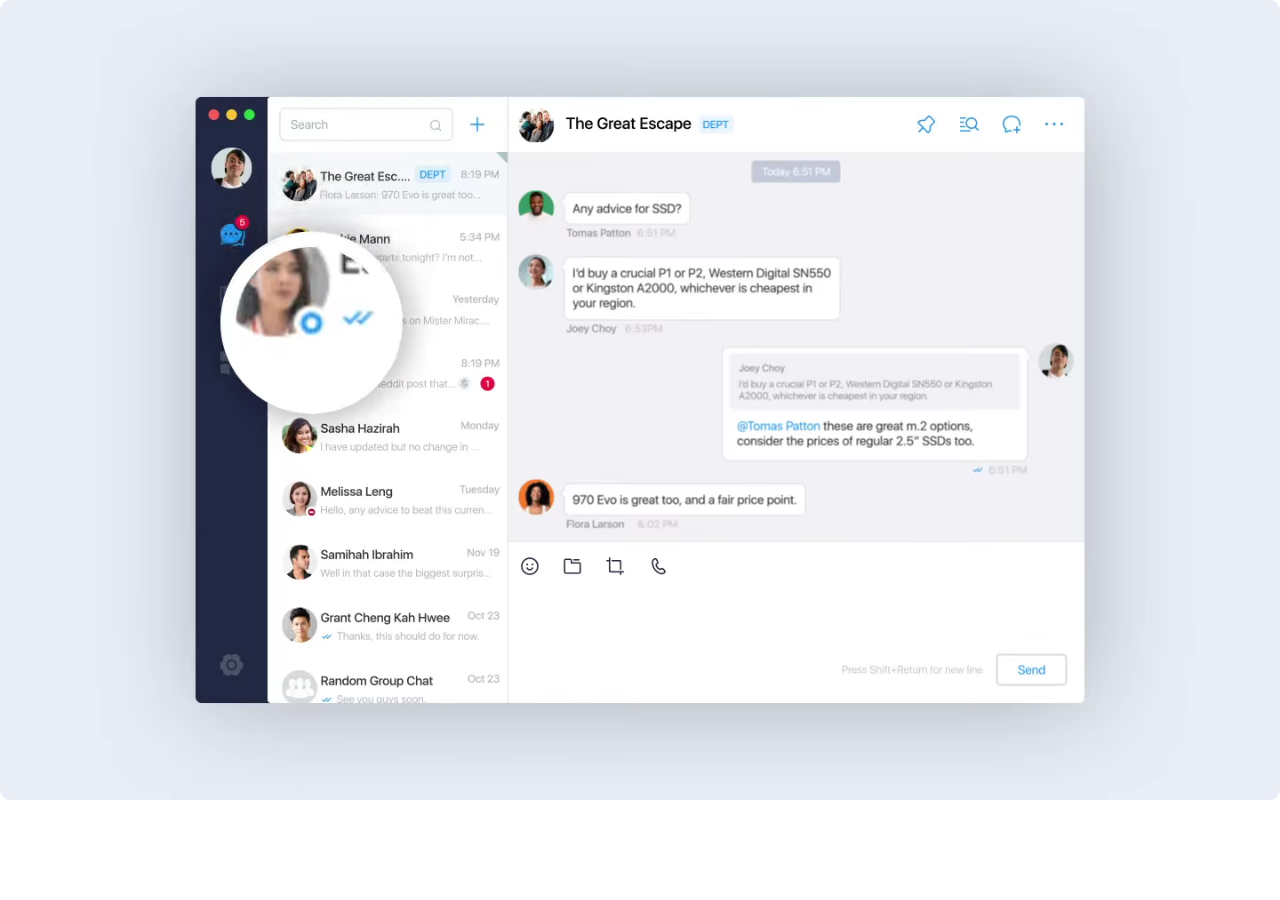
<file: experience/html/availability.html>
<!DOCTYPE html>
<html lang="en">
<head>
    <meta charset="UTF-8">
    <meta http-equiv="X-UA-Compatible" content="IE=edge">
    <meta name="viewport" content="width=device-width, initial-scale=1.0">
    <title>Availability</title>
    <link rel="stylesheet" href="../css/style.css">
</head>
<body>
    <video class="solo" src="../videos/availability.webm" playsinline muted autoplay loop></video>
</body>
</html>
</file>
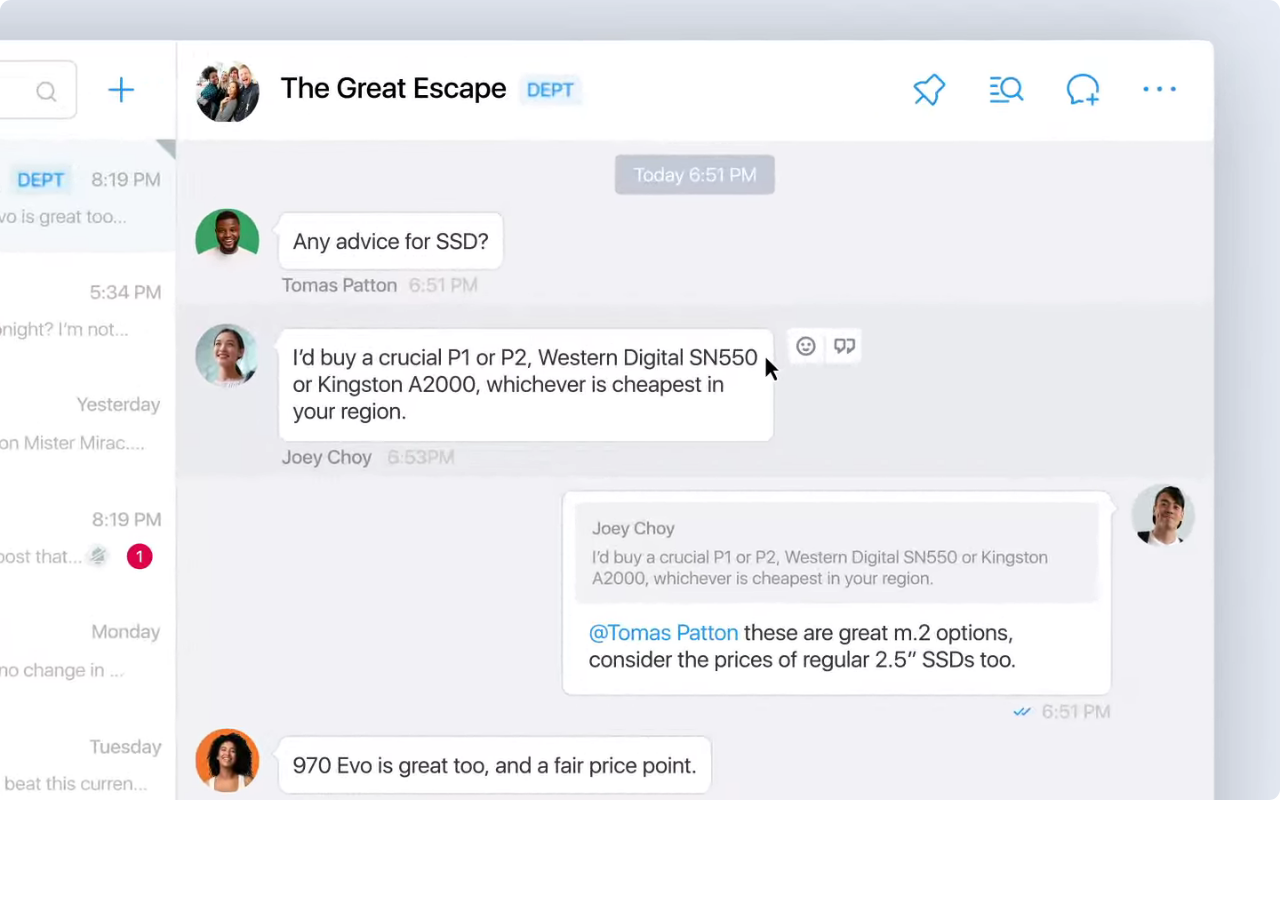
<file: experience/html/bookmark.html>
<!DOCTYPE html>
<html lang="en">
<head>
    <meta charset="UTF-8">
    <meta http-equiv="X-UA-Compatible" content="IE=edge">
    <meta name="viewport" content="width=device-width, initial-scale=1.0">
    <title>Bookmark</title>
    <link rel="stylesheet" href="../css/style.css">
</head>
<body>
    <video class="solo" src="../videos/bookmark.webm" playsinline muted autoplay loop></video>
</body>
</html>
</file>
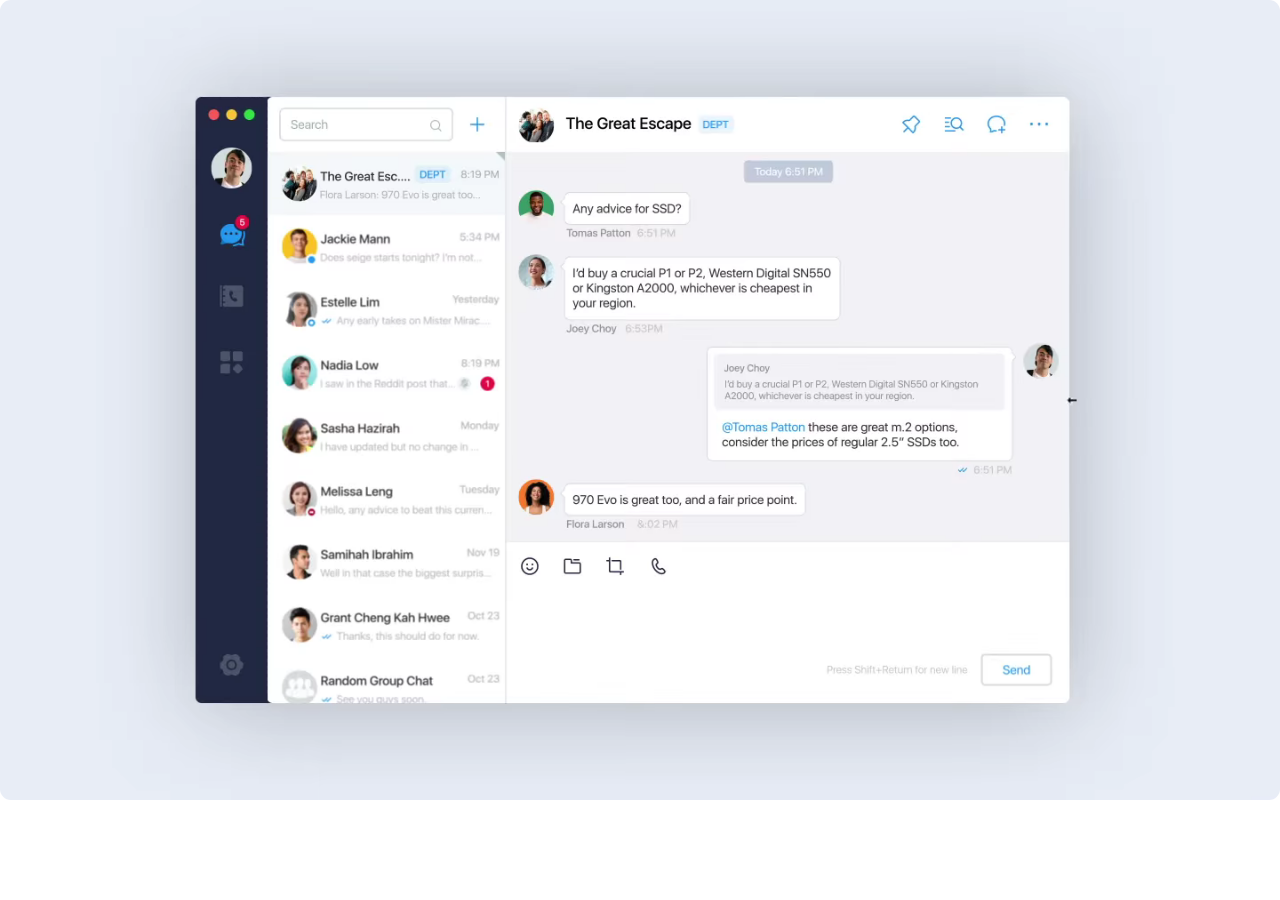
<file: experience/html/collapse.html>
<!DOCTYPE html>
<html lang="en">
<head>
    <meta charset="UTF-8">
    <meta http-equiv="X-UA-Compatible" content="IE=edge">
    <meta name="viewport" content="width=device-width, initial-scale=1.0">
    <title>Collapsible Chat List</title>
    <link rel="stylesheet" href="../css/style.css">
</head>
<body>
    <video class="solo" src="../videos/collapse.webm" playsinline muted autoplay loop></video>
</body>
</html>
</file>
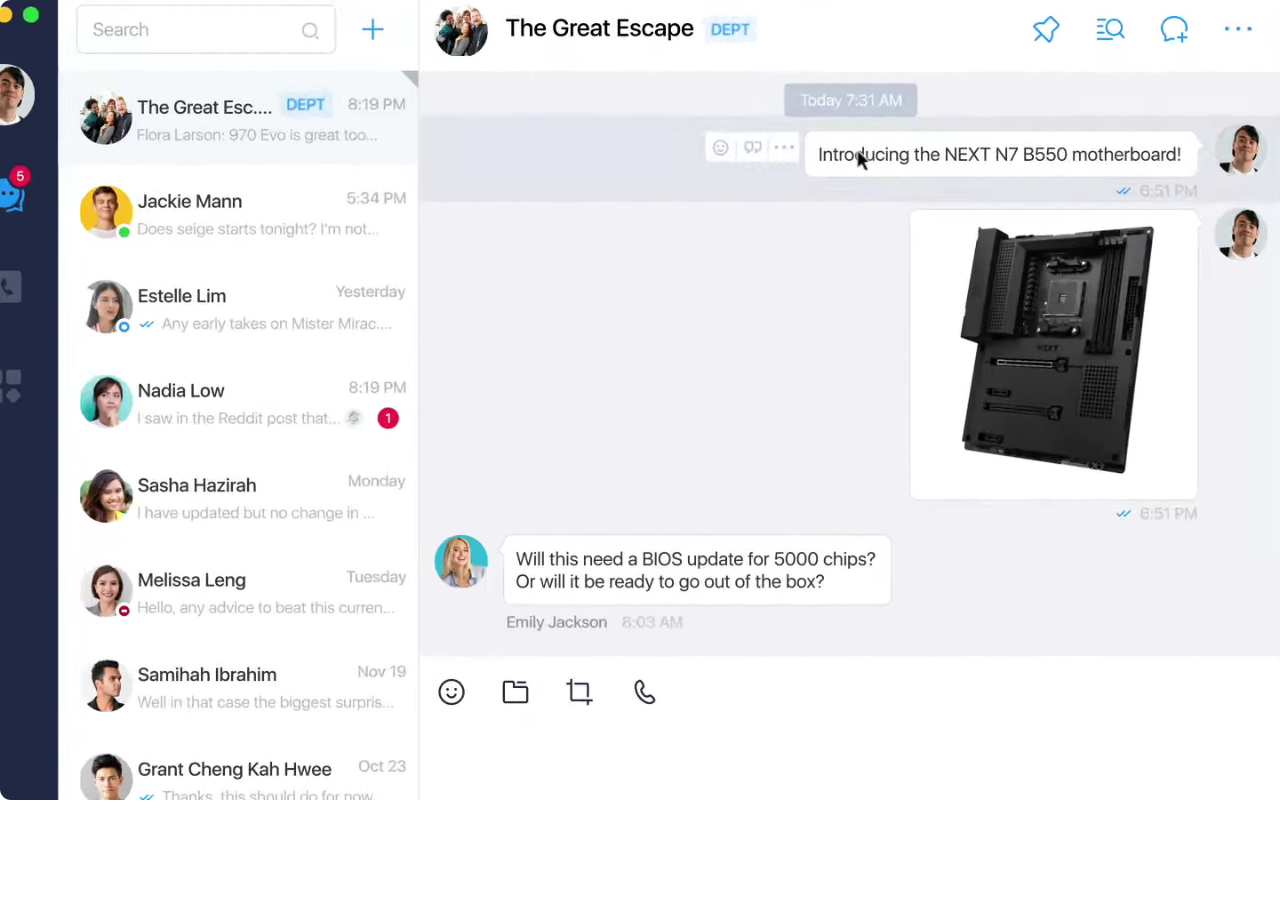
<file: experience/html/edit.html>
<!DOCTYPE html>
<html lang="en">
<head>
    <meta charset="UTF-8">
    <meta http-equiv="X-UA-Compatible" content="IE=edge">
    <meta name="viewport" content="width=device-width, initial-scale=1.0">
    <title>Edit Text</title>
    <link rel="stylesheet" href="../css/style.css">
</head>
<body>
    <video class="solo" src="../videos/edit.webm" playsinline muted autoplay loop></video>
</body>
</html>
</file>
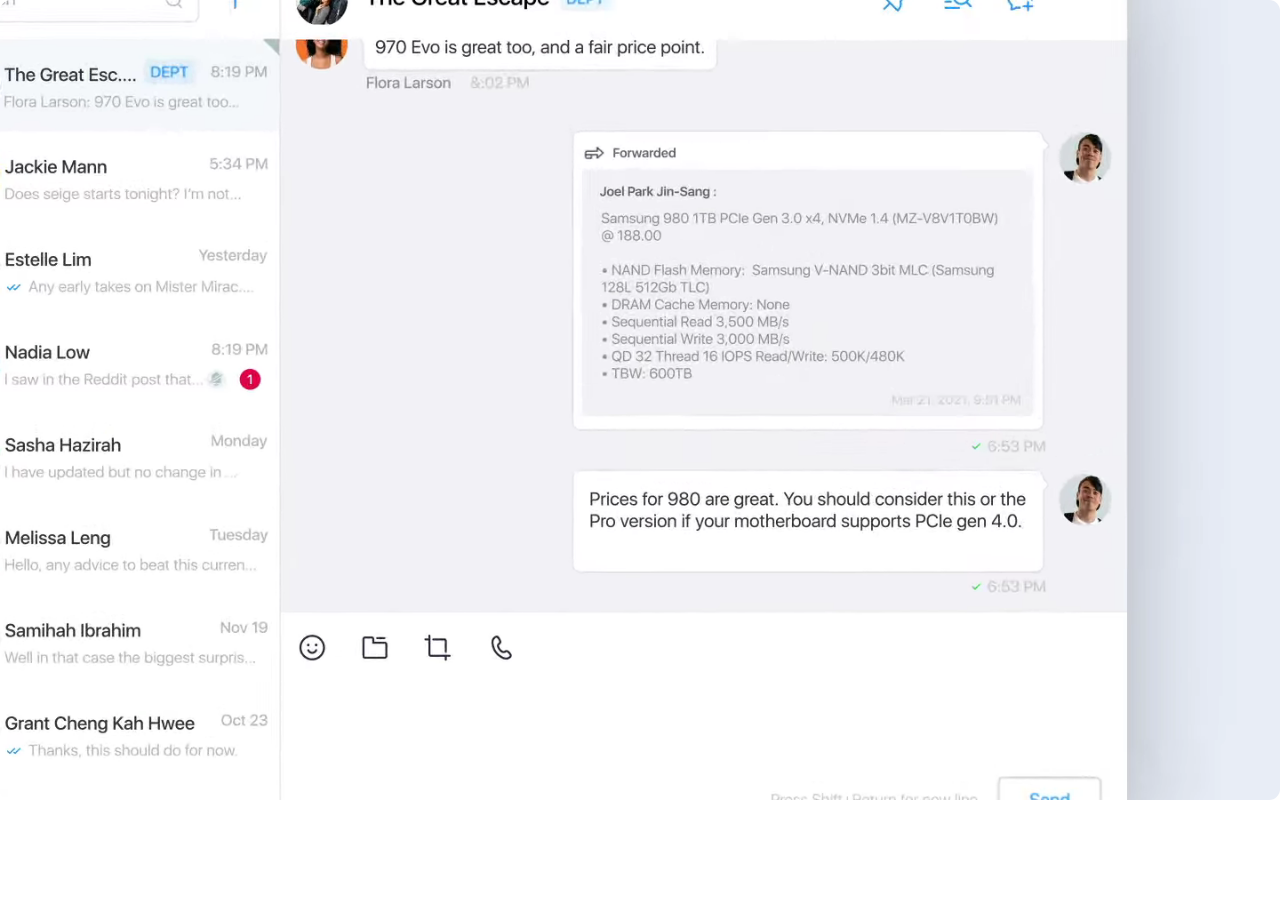
<file: experience/html/forward.html>
<!DOCTYPE html>
<html lang="en">
<head>
    <meta charset="UTF-8">
    <meta http-equiv="X-UA-Compatible" content="IE=edge">
    <meta name="viewport" content="width=device-width, initial-scale=1.0">
    <title>Forward</title>
    <link rel="stylesheet" href="../css/style.css">
</head>
<body>
    <video class="solo" src="../videos/forward.webm" playsinline muted autoplay loop></video>
</body>
</html>
</file>
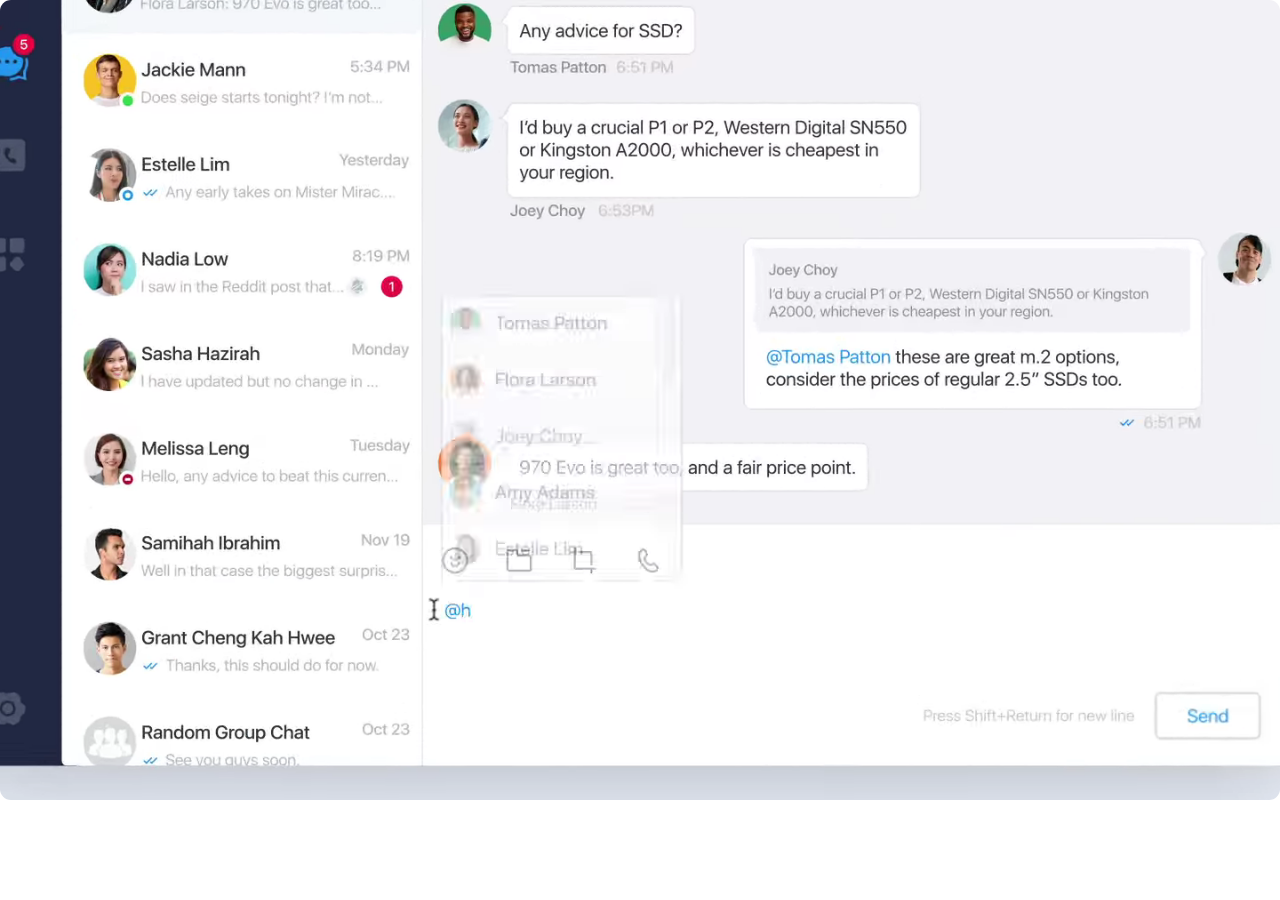
<file: experience/html/here.html>
<!DOCTYPE html>
<html lang="en">
<head>
    <meta charset="UTF-8">
    <meta http-equiv="X-UA-Compatible" content="IE=edge">
    <meta name="viewport" content="width=device-width, initial-scale=1.0">
    <title>Here</title>
    <link rel="stylesheet" href="../css/style.css">
</head>
<body>
    <video class="solo" src="../videos/here.webm" playsinline muted autoplay loop></video>
</body>
</html>
</file>
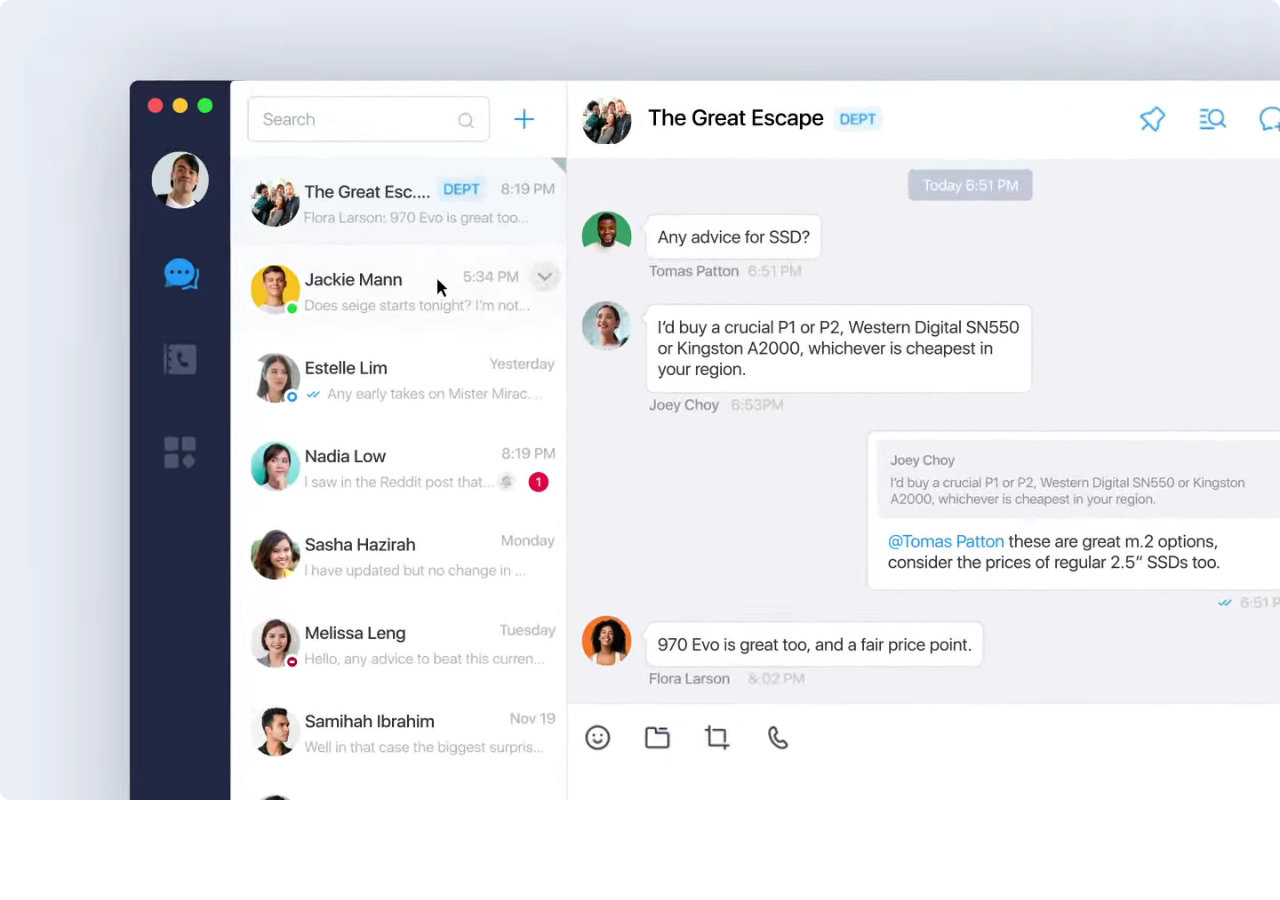
<file: experience/html/hover.html>
<!DOCTYPE html>
<html lang="en">
<head>
    <meta charset="UTF-8">
    <meta http-equiv="X-UA-Compatible" content="IE=edge">
    <meta name="viewport" content="width=device-width, initial-scale=1.0">
    <title>Hover States</title>
    <link rel="stylesheet" href="../css/style.css">
</head>
<body>
    <video class="solo" src="../videos/hover.webm" playsinline muted autoplay loop></video>
</body>
</html>
</file>
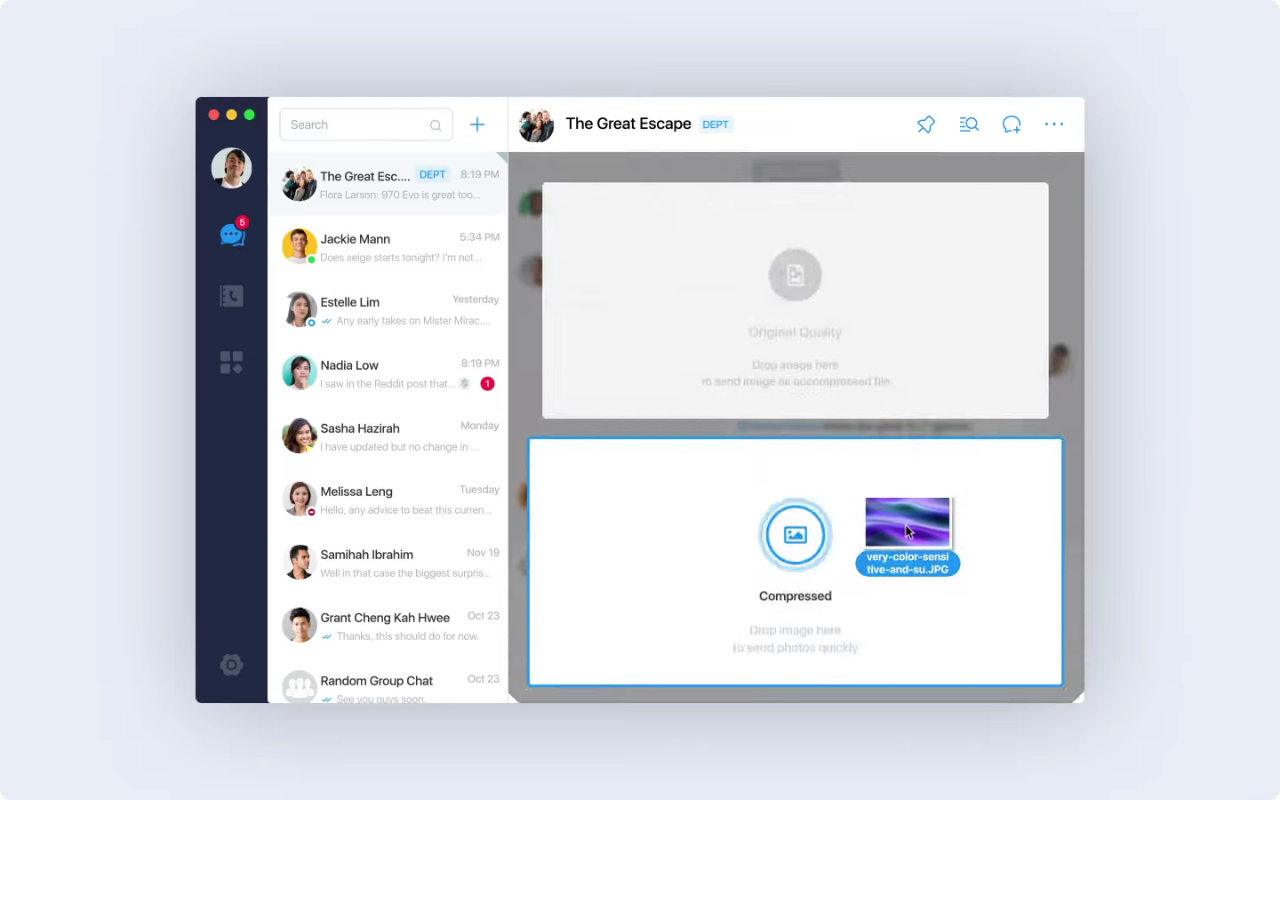
<file: experience/html/image.html>
<!DOCTYPE html>
<html lang="en">
<head>
    <meta charset="UTF-8">
    <meta http-equiv="X-UA-Compatible" content="IE=edge">
    <meta name="viewport" content="width=device-width, initial-scale=1.0">
    <title>Send Image</title>
    <link rel="stylesheet" href="../css/style.css">
</head>
<body>
    <video class="solo" src="../videos/image.webm" playsinline muted autoplay loop></video>
</body>
</html>
</file>
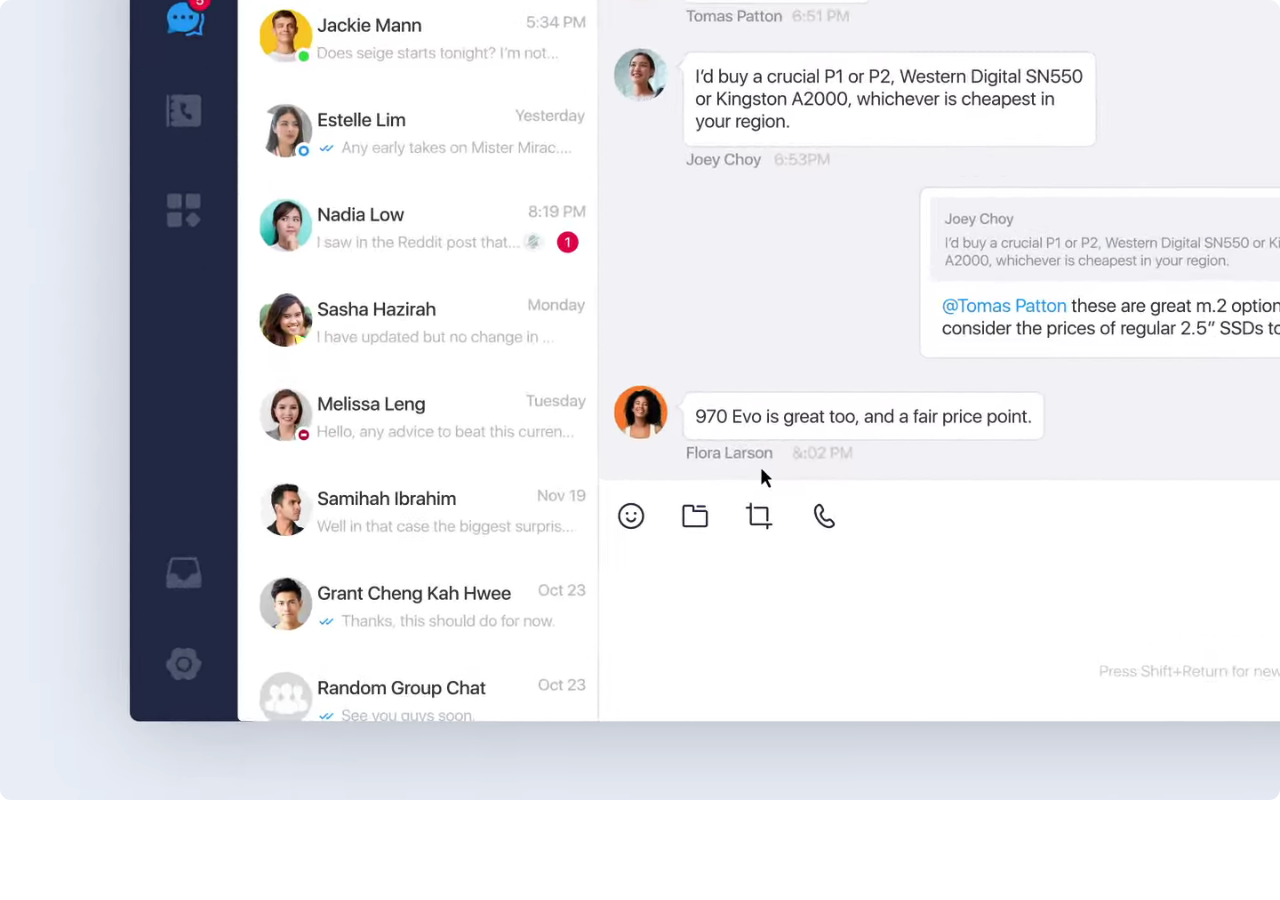
<file: experience/html/inbox.html>
<!DOCTYPE html>
<html lang="en">
<head>
    <meta charset="UTF-8">
    <meta http-equiv="X-UA-Compatible" content="IE=edge">
    <meta name="viewport" content="width=device-width, initial-scale=1.0">
    <title>Inbox</title>
    <link rel="stylesheet" href="../css/style.css">
</head>
<body>
    <video class="solo" src="../videos/inbox.webm" playsinline muted autoplay loop></video>
</body>
</html>
</file>
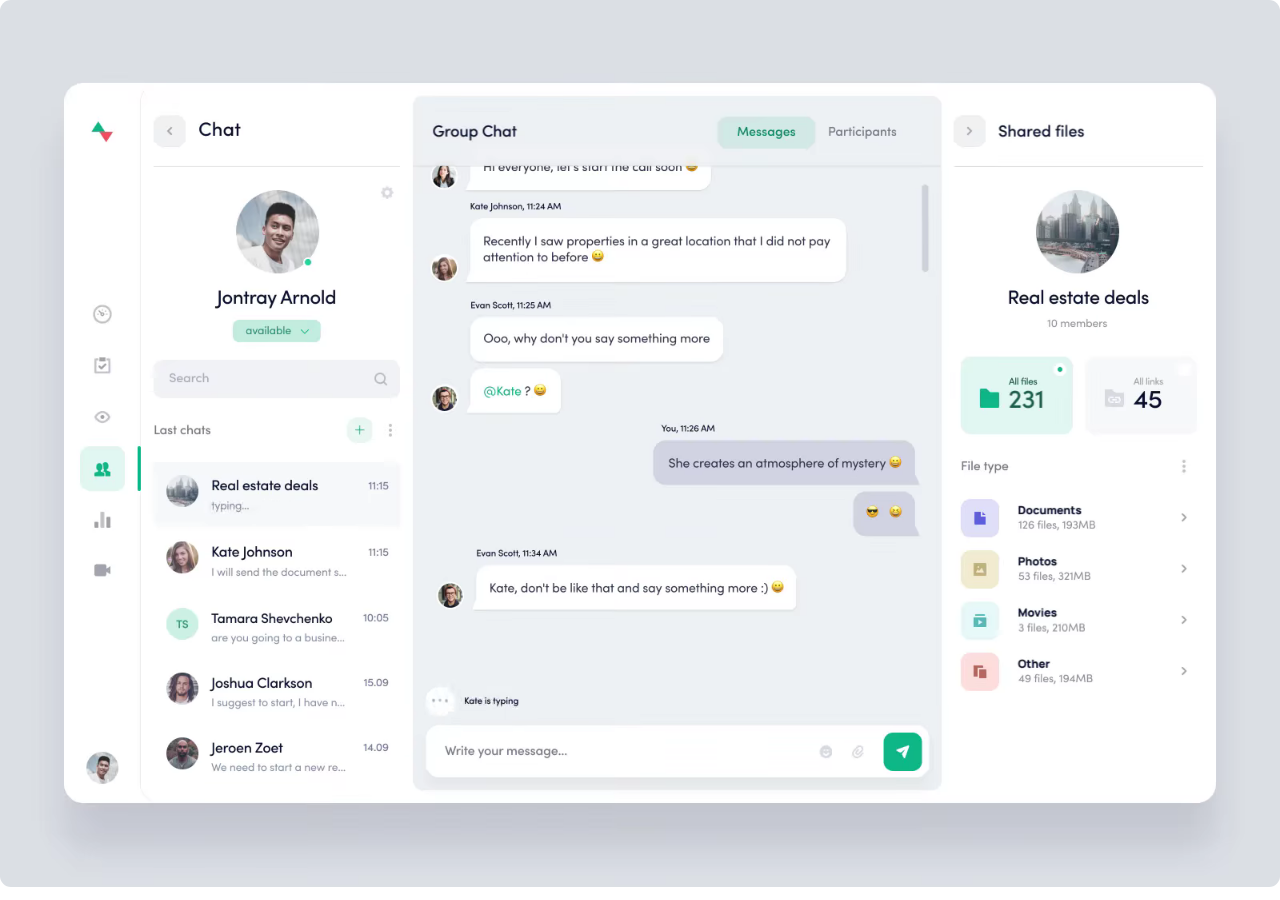
<file: experience/html/keychat.html>
<!DOCTYPE html>
<html lang="en">
<head>
    <meta charset="UTF-8">
    <meta http-equiv="X-UA-Compatible" content="IE=edge">
    <meta name="viewport" content="width=device-width, initial-scale=1.0">
    <title>Keychat</title>
    <link rel="stylesheet" href="../css/style.css">
</head>
<body>
    <video class="solo" src="../videos/keychat.webm" playsinline muted autoplay loop></video>
</body>
</html>
</file>
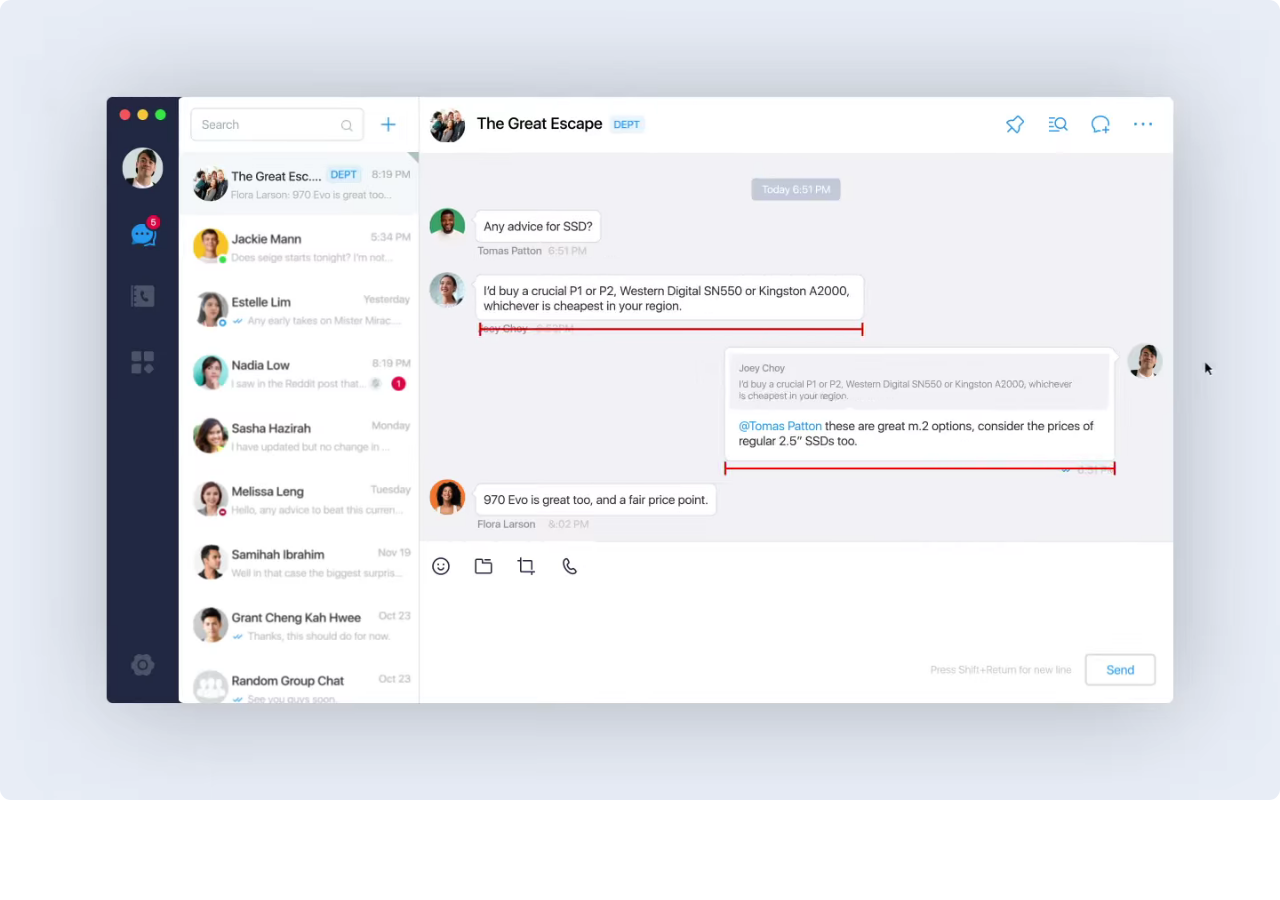
<file: experience/html/maxwidth.html>
<!DOCTYPE html>
<html lang="en">
<head>
    <meta charset="UTF-8">
    <meta http-equiv="X-UA-Compatible" content="IE=edge">
    <meta name="viewport" content="width=device-width, initial-scale=1.0">
    <title>Max Width</title>
    <link rel="stylesheet" href="../css/style.css">
</head>
<body>
    <video class="solo" src="../videos/maxwidth.webm" playsinline muted autoplay loop></video>
</body>
</html>
</file>
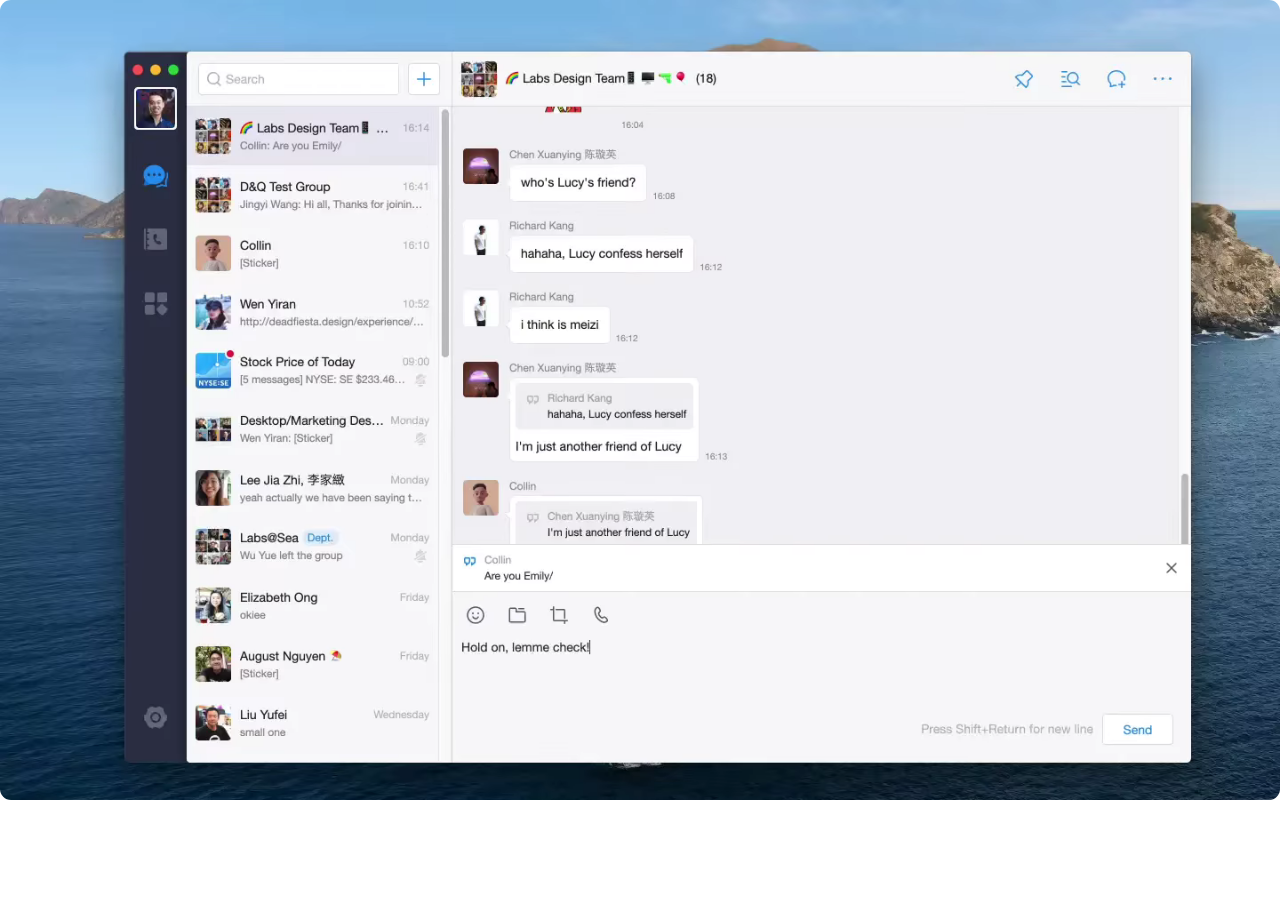
<file: experience/html/modal.html>
<!DOCTYPE html>
<html lang="en">
<head>
    <meta charset="UTF-8">
    <meta http-equiv="X-UA-Compatible" content="IE=edge">
    <meta name="viewport" content="width=device-width, initial-scale=1.0">
    <title>Modal</title>
    <link rel="stylesheet" href="../css/style.css">
</head>
<body>
    <video class="solo" src="../videos/modal.webm" playsinline muted autoplay loop></video>
</body>
</html>
</file>
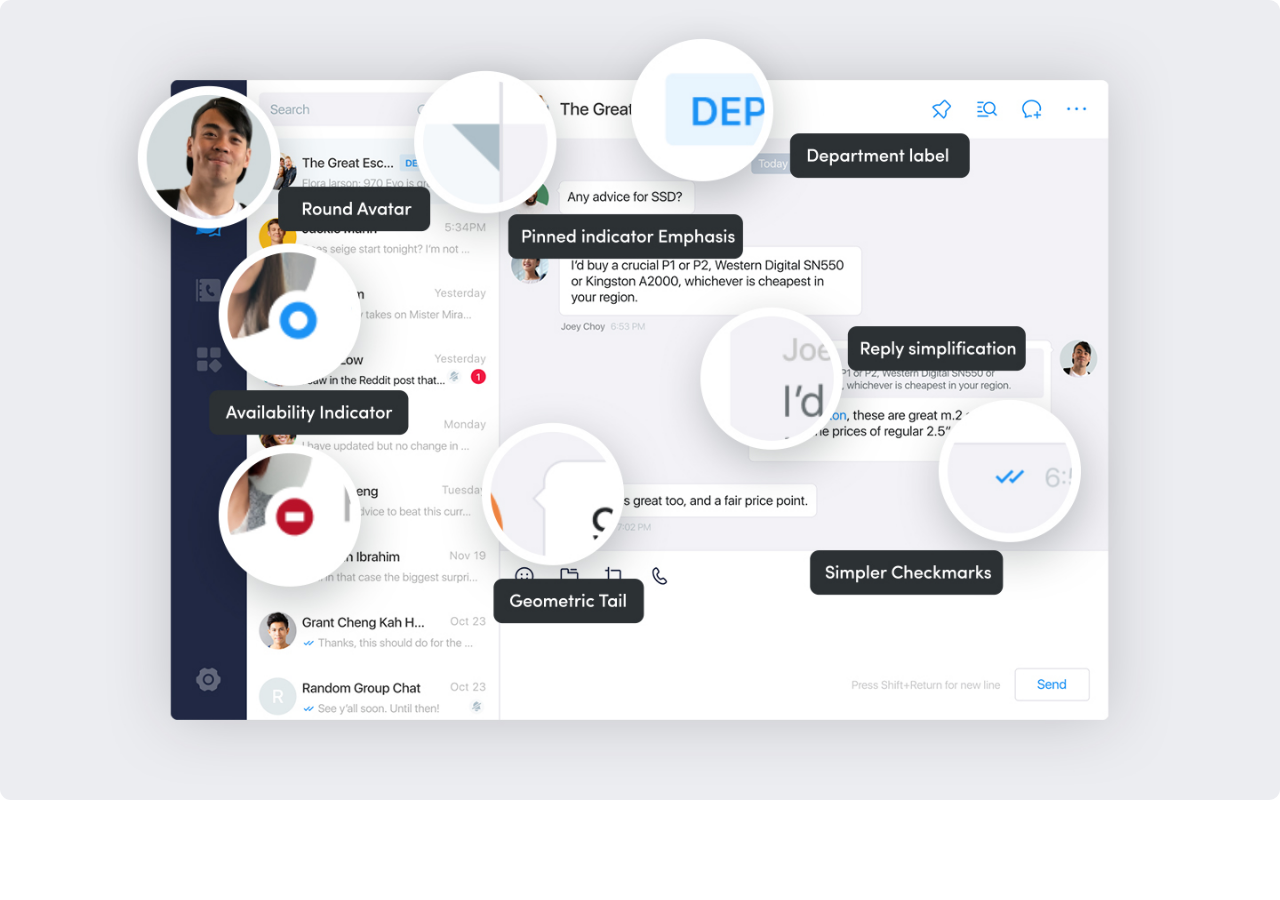
<file: experience/html/morph.html>
<!DOCTYPE html>
<html lang="en">
<head>
    <meta charset="UTF-8">
    <meta http-equiv="X-UA-Compatible" content="IE=edge">
    <meta name="viewport" content="width=device-width, initial-scale=1.0">
    <title>Morph</title>
    <link rel="stylesheet" href="../css/style.css">
</head>
<body>
    <img class="solo" src="../images/st-window-diff-labels.jpg" alt="">
    <!-- <video class="solo" src="../videos/morph.webm" playsinline muted autoplay loop></video> -->
</body>
</html>
</file>
<file: experience/css/style.css>
@font-face{font-family:'Sofia Pro';src:url("../fonts/sf300.eot");src:url("../fonts/sf300.eot?#iefix") format("embedded-opentype"),url("../fonts/sf300.woff2") format("woff2"),url("../fonts/sf300.woff") format("woff"),url("../fonts/sf300.ttf") format("truetype"),url("../fonts/sf300.svg#svgFontName") format("svg");font-weight:300;font-style:normal}@font-face{font-family:'Sofia Pro';src:url("../fonts/sf400.eot");src:url("../fonts/sf400.eot?#iefix") format("embedded-opentype"),url("../fonts/sf400.woff2") format("woff2"),url("../fonts/sf400.woff") format("woff"),url("../fonts/sf400.ttf") format("truetype"),url("../fonts/sf400.svg#svgFontName") format("svg");font-weight:400;font-style:normal}@font-face{font-family:'Sofia Pro';src:url("../fonts/sf500.eot");src:url("../fonts/sf500.eot?#iefix") format("embedded-opentype"),url("../fonts/sf500.woff2") format("woff2"),url("../fonts/sf500.woff") format("woff"),url("../fonts/sf500.ttf") format("truetype"),url("../fonts/sf500.svg#svgFontName") format("svg");font-weight:500;font-style:normal}@font-face{font-family:'Sofia Pro';src:url("../fonts/sf600.eot");src:url("../fonts/sf600.eot?#iefix") format("embedded-opentype"),url("../fonts/sf600.woff2") format("woff2"),url("../fonts/sf600.woff") format("woff"),url("../fonts/sf600.ttf") format("truetype"),url("../fonts/sf600.svg#svgFontName") format("svg");font-weight:600;font-style:normal}@font-face{font-family:'Sofia Pro';src:url("../fonts/sf700.eot");src:url("../fonts/sf700.eot?#iefix") format("embedded-opentype"),url("../fonts/sf700.woff2") format("woff2"),url("../fonts/sf700.woff") format("woff"),url("../fonts/sf700.ttf") format("truetype"),url("../fonts/sf700.svg#svgFontName") format("svg");font-weight:700;font-style:normal}@-webkit-keyframes navhovering{0%{-webkit-transform:translateY(0);transform:translateY(0)}20%{-webkit-transform:translateY(0.2rem);transform:translateY(0.2rem)}45%{-webkit-transform:translateY(-0.05rem);transform:translateY(-0.05rem)}80%{-webkit-transform:translateY(0.025rem);transform:translateY(0.025rem)}100%{-webkit-transform:translateY(0);transform:translateY(0)}}@keyframes navhovering{0%{-webkit-transform:translateY(0);transform:translateY(0)}20%{-webkit-transform:translateY(0.2rem);transform:translateY(0.2rem)}45%{-webkit-transform:translateY(-0.05rem);transform:translateY(-0.05rem)}80%{-webkit-transform:translateY(0.025rem);transform:translateY(0.025rem)}100%{-webkit-transform:translateY(0);transform:translateY(0)}}@-webkit-keyframes pinning{0%{top:-10%}20%{top:0.5%}40%{top:-0.25%}80%{top:0.05%}100%{top:0}}@keyframes pinning{0%{top:-10%}20%{top:0.5%}40%{top:-0.25%}80%{top:0.05%}100%{top:0}}*{margin:0;padding:0;-webkit-box-sizing:border-box;box-sizing:border-box;text-decoration:none;list-style-type:none}canvas{padding:3rem;-webkit-filter:drop-shadow(0 1rem 3rem rgba(51,51,51,0.25));filter:drop-shadow(0 1rem 3rem rgba(51,51,51,0.25))}@media (max-width: 768px){canvas{display:none}}button{border:none}body,html{color:#333;font-size:16px;font-family:"Sofia Pro", "Helvetica", "sans-serif";overflow-x:hidden}@media (min-width: 1024px){body,html{font-size:22px}}html{scroll-behavior:smooth}figure{top:0;right:10%;display:none;z-index:-1;position:fixed;height:100vh;width:100%;background-position:center center;background-size:cover;background-repeat:no-repeat;background-size:contain !important}@media (min-width: 1024px){figure{background-image:url("../images/home.jpg");background-position:center right}}footer{top:2.5%;z-index:-2;display:none;position:fixed;height:100vh;width:100%;background-position:center center;background-size:cover;background-repeat:no-repeat;background-size:contain !important}section{min-height:100vh;padding:2rem 0}.container{position:relative;margin:0 auto;width:80%}@media (min-width: 1024px){.container{width:90%;max-width:1400px}}.scroll{position:fixed;z-index:50;top:0;height:5px;width:100%;-webkit-transform-origin:left center;transform-origin:left center;background-color:#1b92f5}.clickable{cursor:pointer;-webkit-transition:-webkit-transform 0.3s cubic-bezier(0.16, 1, 0.3, 1);transition:-webkit-transform 0.3s cubic-bezier(0.16, 1, 0.3, 1);transition:transform 0.3s cubic-bezier(0.16, 1, 0.3, 1);transition:transform 0.3s cubic-bezier(0.16, 1, 0.3, 1), -webkit-transform 0.3s cubic-bezier(0.16, 1, 0.3, 1)}.clickable:hover{-webkit-transform:scale(1.025);transform:scale(1.025);-webkit-transition:-webkit-transform 0.3s cubic-bezier(0.34, 1.56, 0.64, 1);transition:-webkit-transform 0.3s cubic-bezier(0.34, 1.56, 0.64, 1);transition:transform 0.3s cubic-bezier(0.34, 1.56, 0.64, 1);transition:transform 0.3s cubic-bezier(0.34, 1.56, 0.64, 1), -webkit-transform 0.3s cubic-bezier(0.34, 1.56, 0.64, 1)}i.launch{font-size:1rem;position:relative}i.launch:after{content:"\e895";font-family:"Material Icons";font-style:normal;font-weight:400}.solo{border-radius:calc(.5rem* 1);width:100%;max-height:98.5vh;-o-object-fit:cover;object-fit:cover}.lity-iframe .lity-container{min-width:1400px}.fp-tooltip{padding:0.25rem;font-size:0.6rem !important;border-radius:calc(.5rem/ 2.5);text-transform:capitalize;color:#fff;background-color:#2F354D}#fp-nav ul li a span{background:#c0cbda}#fp-nav ul li a.active span{background:#1b92f5}@media (max-width: 768px){#fp-nav ul{display:none}}.section{-webkit-transition:all .3s ease;transition:all .3s ease}h2{font-size:2.4rem;font-weight:600}@media (max-width: 768px){h2{font-size:1.2rem}}h3{color:#adbfc9;font-size:1rem;font-weight:400}h4{color:#40444d;font-weight:600;font-size:1.15rem}@media (min-width: 1024px){h4{font-size:1.5rem}}h5{color:#f3f3f7;font-weight:700;font-size:3rem;margin-top:-0.75rem}h6{font-weight:500}hr{visibility:hidden}h6,i{font-size:0.8rem}.emoji{display:inline-block;width:2.5rem;height:2.5rem;font-size:1rem;padding:0.4rem 0.7rem;border-radius:calc(.5rem/ 2);-webkit-box-shadow:0 0.35rem 1rem rgba(173,191,201,0.35);box-shadow:0 0.35rem 1rem rgba(173,191,201,0.35)}@media (min-width: 1024px){.emoji{padding:0.65rem 0.75rem}}.emoji.cool:before{content:"\1F60E"}.emoji.hmm:before{content:"\1F9D0"}.emoji.stressed:before{content:"\1F630"}.emoji.nerd:before{content:"\1F913"}.emoji.gem:before{content:"\1F48E"}.label{width:-webkit-fit-content;width:-moz-fit-content;width:fit-content;font-size:0.6rem;font-weight:600;padding:0.65rem 0.9rem;text-transform:uppercase;letter-spacing:0.15rem;border-radius:calc(.5rem/ 2);color:#1dc690;background-color:rgba(29,198,144,0.075)}.label:before{content:"\f00c";font-family:"Font Awesome 5 Free";font-weight:900;font-size:0.6rem;padding-right:0.4rem}.label:after{content:"current"}.label.error{color:#ff5e5b;background-color:rgba(255,94,91,0.1)}.label.error:before{content:"\f071";font-family:"Font Awesome 5 Free";font-weight:900;font-size:0.6rem;padding-right:0.4rem}.label.proposed{color:#1b92f5;background-color:rgba(27,146,245,0.075)}.label.proposed:before{content:"" !important;font-weight:900 !important}.label.proposed:after{content:"proposal" !important}p{font-size:0.8rem;font-weight:300;color:#636364}@media (min-width: 768px){p{font-size:0.9rem}}nav.pinned{z-index:20;width:100%;position:fixed;-webkit-animation:pinning 0.4s ease forwards;animation:pinning 0.4s ease forwards}nav.pinned ul{margin:0 !important}@media (max-width: 768px){.replace{display:none}}@media (min-width: 1024px){.mobile-nav{display:none}}.mobile-nav .container{display:-webkit-box;display:-ms-flexbox;display:flex;-webkit-box-pack:end;-ms-flex-pack:end;justify-content:flex-end}.mobile-nav .menu{z-index:20;position:fixed;top:2rem;width:2.5rem;height:2.5rem;border-radius:calc(.5rem/ 2);background-color:#f3f3f7;display:-ms-grid;display:grid;place-items:center}.mobile-nav .menu i{color:#40444d;position:absolute}.mobile-nav .menu .fa-bars{-webkit-transition:all .3s ease;transition:all .3s ease}.mobile-nav .menu .fa-times{-webkit-transition:all .3s ease;transition:all .3s ease;opacity:0;-webkit-transform:rotate(180deg);transform:rotate(180deg)}.mobile-nav.toggle .fa-bars{-webkit-transition:all .3s ease;transition:all .3s ease;-webkit-transform:scale(0);transform:scale(0);opacity:0}.mobile-nav.toggle .fa-times{-webkit-transition:all .3s ease;transition:all .3s ease;opacity:1;-webkit-transform:rotate(0deg);transform:rotate(0deg)}nav{-webkit-transition:all .3s ease;transition:all .3s ease;z-index:10;position:fixed;width:100%;height:100vh;opacity:0}@media (max-width: 768px){nav{-webkit-transform:translateX(100%);transform:translateX(100%)}}@media (min-width: 1024px){nav{-webkit-transition:none;transition:none;height:auto;opacity:1;-webkit-backdrop-filter:blur(5px);backdrop-filter:blur(5px);background-color:rgba(243,243,247,0.25)}}nav .container{height:100%;display:-webkit-box;display:-ms-flexbox;display:flex;-webkit-box-align:center;-ms-flex-align:center;align-items:center;-webkit-box-pack:start;-ms-flex-pack:start;justify-content:flex-start;-webkit-box-pack:end;-ms-flex-pack:end;justify-content:flex-end;align-items:center}@media (min-width: 1024px){nav .container{-webkit-box-align:start;-ms-flex-align:start;align-items:flex-start}}nav .container ul.menu{width:75%;height:40%;display:-webkit-box;display:-ms-flexbox;display:flex;-webkit-box-orient:vertical;-webkit-box-direction:normal;-ms-flex-direction:column;flex-direction:column;-webkit-box-align:end;-ms-flex-align:end;align-items:flex-end;-ms-flex-pack:distribute;justify-content:space-around}@media (min-width: 1024px){nav .container ul.menu{width:100%;height:default;display:-webkit-box;display:-ms-flexbox;display:flex;-webkit-box-align:center;-ms-flex-align:center;align-items:center;-webkit-box-pack:center;-ms-flex-pack:center;justify-content:center;-webkit-box-orient:horizontal;-webkit-box-direction:normal;-ms-flex-direction:row;flex-direction:row}}nav .container ul.menu li{-webkit-transition:all .3s ease;transition:all .3s ease;cursor:pointer;position:relative;color:rgba(51,51,51,0.25);padding:1.3rem 0 1.1rem 0}@media (min-width: 1024px){nav .container ul.menu li{font-size:0.75rem}nav .container ul.menu li:hover{color:#1b92f5}nav .container ul.menu li:before{-webkit-transition:all .3s ease;transition:all .3s ease;border-radius:calc(.5rem/ 2);z-index:-1;position:absolute;top:50%;left:0;content:"";-webkit-transform:translateY(-50%) scaleX(0);transform:translateY(-50%) scaleX(0);width:100%;height:65%}}nav .container ul.menu li.active{-webkit-transition:all .3s ease;transition:all .3s ease;pointer-events:none;padding:1.3rem 2.5rem 1.1rem 2.5rem;color:#fff}nav .container ul.menu li.active:before{-webkit-transition:all .3s ease;transition:all .3s ease;-webkit-transform:translateY(-50%) scaleX(1);transform:translateY(-50%) scaleX(1);background-color:#1b92f5}nav .container ul.menu li:nth-child(n+2){margin-left:3rem}nav .nav-bg{position:absolute;z-index:-1;top:0;right:0;width:65%;height:100vh;-webkit-backdrop-filter:blur(5px);backdrop-filter:blur(5px);background-color:rgba(243,243,247,0.85)}@media (min-width: 1024px){nav .nav-bg{display:none}}nav.toggle{-webkit-transition:all .3s ease;transition:all .3s ease;-webkit-transform:translateX(0);transform:translateX(0);opacity:1}header,section{height:100vh;width:100%;display:-ms-grid;display:grid;place-items:center}header ul.cover>*{margin:1rem 0}@media (min-width: 1024px){header ul.cover>*{-ms-flex-preferred-size:50%;flex-basis:50%}}@media (min-width: 1024px){header ul.cover{display:-webkit-box;display:-ms-flexbox;display:flex;-webkit-box-align:center;-ms-flex-align:center;align-items:center;-webkit-box-pack:start;-ms-flex-pack:start;justify-content:flex-start;gap:3rem;align-items:center}}header li.titles{-ms-flex-negative:1;flex-shrink:1;display:-webkit-box;display:-ms-flexbox;display:flex;-webkit-box-orient:vertical;-webkit-box-direction:normal;-ms-flex-direction:column;flex-direction:column;-webkit-box-align:"center";-ms-flex-align:"center";align-items:"center";-webkit-box-pack:"center";-ms-flex-pack:"center";justify-content:"center";gap:2.5rem}header li.titles .by{display:-webkit-box;display:-ms-flexbox;display:flex;-webkit-box-align:center;-ms-flex-align:center;align-items:center;-webkit-box-pack:start;-ms-flex-pack:start;justify-content:flex-start;gap:1rem}header li.titles .by .avatar{border-radius:1.5rem;height:3rem;width:3rem;background-color:#f3f3f7;display:-ms-grid;display:grid;place-items:center}header li.titles .by .avatar .me{height:2.5rem;width:2.5rem;border-radius:1.25rem;background-position:center center;background-size:cover;background-repeat:no-repeat;background-image:url("../images/neo-wen-kiong-clear.png")}header li.titles .by .name{display:-webkit-box;display:-ms-flexbox;display:flex;-webkit-box-orient:vertical;-webkit-box-direction:normal;-ms-flex-direction:column;flex-direction:column;-webkit-box-align:"center";-ms-flex-align:"center";align-items:"center";-webkit-box-pack:"center";-ms-flex-pack:"center";justify-content:"center"}header li.titles .by .name span:first-child{font-weight:600}header li.titles .by .name span:nth-child(2){font-size:0.9rem;color:#adbfc9}@media (min-width: 1024px){header li.seatalk{min-width:500px}}.chatroom{border-radius:.5rem;background-color:#f2f2f6}@media (max-width: 768px){.chatroom{display:none}}.chatroom ul.title,.chatroom ul.chat{padding:1rem}.chatroom ul.title{border-radius:.5rem .5rem 0 0;display:-webkit-box;display:-ms-flexbox;display:flex;-webkit-box-align:center;-ms-flex-align:center;align-items:center;-webkit-box-pack:start;-ms-flex-pack:start;justify-content:flex-start;grid-column-gap:1rem !important;background-color:#f8f8fa}.chatroom ul.title li{font-weight:600;display:-webkit-box;display:-ms-flexbox;display:flex;-webkit-box-align:center;-ms-flex-align:center;align-items:center;-webkit-box-pack:start;-ms-flex-pack:start;justify-content:flex-start}.chatroom ul.title li span{display:-webkit-box;display:-ms-flexbox;display:flex;-webkit-box-align:center;-ms-flex-align:center;align-items:center;-webkit-box-pack:start;-ms-flex-pack:start;justify-content:flex-start;font-size:0.8rem;font-weight:500;color:#1b92f5;background-color:rgba(27,146,245,0.1);height:1.5rem;padding:0 0.5rem;border-radius:calc(.5rem * 2);margin:0.25rem 0.5rem}.chatroom ul.title li:first-child{background-position:center center;background-size:cover;background-repeat:no-repeat;background-image:url("../images/gp02.jpg");border-radius:calc(.5rem / 2);height:48px;width:48px}.chatroom ul.title li:last-child{-webkit-box-flex:1;-ms-flex:1;flex:1;-webkit-box-pack:end !important;-ms-flex-pack:end !important;justify-content:flex-end !important}@media (max-width: 768px){.chatroom ul.title li:last-child{display:none}}.chatroom ul.chat{margin:0.75rem 0;display:-webkit-box;display:-ms-flexbox;display:flex;-webkit-box-align:center;-ms-flex-align:center;align-items:center;-webkit-box-pack:start;-ms-flex-pack:start;justify-content:flex-start;-webkit-box-orient:vertical;-webkit-box-direction:normal;-ms-flex-direction:column;flex-direction:column;grid-row-gap:1.75rem;-webkit-box-align:start !important;-ms-flex-align:start !important;align-items:flex-start !important}.chatroom ul.chat li:first-child{-ms-flex-item-align:center;-ms-grid-row-align:center;align-self:center;color:#fff;font-size:0.6rem;background-color:#c0cbda;padding:0.3rem 0.4rem;border-radius:calc(.5rem / 2)}.chatroom ul.chat li.dialogue{display:-webkit-box;display:-ms-flexbox;display:flex;-webkit-box-align:start;-ms-flex-align:start;align-items:flex-start;-webkit-box-pack:start;-ms-flex-pack:start;justify-content:flex-start;grid-column-gap:1.5rem}.chatroom ul.chat li.dialogue .avatar{background-position:center center;background-size:cover;background-repeat:no-repeat;min-height:96px;min-width:96px;border-radius:calc(.5rem / 2)}@media (max-width: 768px){.chatroom ul.chat li.dialogue .avatar{min-height:56px;min-width:56px}}.chatroom ul.chat li.dialogue #id01{background-image:url("../images/id01.jpg")}.chatroom ul.chat li.dialogue #id02{background-image:url("../images/id02.jpg")}.chatroom ul.chat li.dialogue #id03{background-image:url("../images/id03.jpg")}.chatroom ul.chat li.dialogue .message-left{min-height:2.5rem;position:relative;font-size:0.9rem;max-width:15rem;border-radius:.5rem;padding:0.75rem;background-color:#fff;-webkit-filter:drop-shadow(0 0 0.03rem #c0cbda);filter:drop-shadow(0 0 0.03rem #c0cbda)}.chatroom ul.chat li.dialogue .message-left:before{content:"";position:absolute;top:1rem;left:-.75rem;width:1rem;height:1rem;background-position:left center;background-size:cover;background-repeat:no-repeat;background-image:url("../images/bubble-tail-left.png")}.chatroom ul.chat li.dialogue .message-left .mention{color:#1b92f5}.chatroom ul.chat li.dialogue .attachment{position:relative;padding-bottom:0.2rem;margin-bottom:0.5rem}.chatroom ul.chat li.dialogue .attachment:before{position:absolute;content:"";bottom:0;left:0;width:100%;height:1px;background-color:#c0cbda;opacity:0.25}.chatroom ul.chat li.dialogue .attachment .file-container{display:-webkit-box;display:-ms-flexbox;display:flex;-webkit-box-align:center;-ms-flex-align:center;align-items:center;-webkit-box-pack:start;-ms-flex-pack:start;justify-content:flex-start;border-radius:calc(.5rem/ 2);padding:0.5rem;background-color:#f3f3f7}.chatroom ul.chat li.dialogue .attachment .file{border-radius:calc(.5rem/ 2);background-color:#fff;display:-webkit-box;display:-ms-flexbox;display:flex;-webkit-box-align:center;-ms-flex-align:center;align-items:center;-webkit-box-pack:start;-ms-flex-pack:start;justify-content:flex-start;-webkit-box-pack:center !important;-ms-flex-pack:center !important;justify-content:center !important;height:40px;width:40px}.chatroom ul.chat li.dialogue .attachment .filename{font-size:0.8rem;margin:0 0.75rem;color:#636364}.chatroom ul.chat li.dialogue .fileinfo{opacity:0.5;margin:0.5rem 0}.chatroom ul.chat li.dialogue .fileinfo span{font-size:0.8rem;color:#c0cbda !important}.chatroom ul.chat li.dialogue .status{display:block;margin-top:0.5rem;font-size:0.7rem}.chatroom ul.chat li.dialogue span.name{color:#636364}.chatroom ul.chat li.dialogue span.time{margin:0 0.25rem;font-size:0.8em;color:#c0cbda}.chatroom .message-right{position:relative;font-size:0.9rem;max-width:15rem;border-radius:.5rem;padding:0.75rem;background-color:#1b92f5;-webkit-filter:drop-shadow(0 0 0.03rem #c0cbda);filter:drop-shadow(0 0 0.03rem #c0cbda);color:#fff}.chatroom .message-right:before{content:"";position:absolute;top:1rem;right:-.5rem;width:1rem;height:1rem;background-position:right center;background-size:cover;background-repeat:no-repeat;background-image:url("../images/bubble-tail-right.png")}.chatroom li.dialogue:last-child{-ms-flex-item-align:end;align-self:flex-end}.chatroom li.dialogue:last-child .bubble{display:-webkit-box;display:-ms-flexbox;display:flex;-webkit-box-orient:vertical;-webkit-box-direction:normal;-ms-flex-direction:column;flex-direction:column;-webkit-box-align:end;-ms-flex-align:end;align-items:flex-end}.media-container{height:100%;width:100%;max-height:800px;overflow:hidden;border-radius:.5rem;display:-webkit-box;display:-ms-flexbox;display:flex;-webkit-box-align:center;-ms-flex-align:center;align-items:center;-webkit-box-pack:start;-ms-flex-pack:start;justify-content:flex-start}.media-container video,.media-container img{min-height:100%;width:100%;-o-object-fit:cover;object-fit:cover;border-radius:.5rem}.icon-container{position:relative;overflow:hidden;border-radius:.5rem;min-width:2.6rem;max-width:2.6rem;min-height:2.6rem;max-height:2.6rem;display:-webkit-box;display:-ms-flexbox;display:flex;-webkit-box-align:center;-ms-flex-align:center;align-items:center;-webkit-box-pack:center;-ms-flex-pack:center;justify-content:center}.icon-container:after{content:"";position:absolute;z-index:-1;width:200%;height:200%;border-radius:50%;-webkit-transform:scale(0);transform:scale(0);background-color:#1b92f5;-webkit-transition:all .3s ease;transition:all .3s ease}.icon-container:before{content:"";position:absolute;z-index:-2;width:200%;height:200%;border-radius:50%;background-color:rgba(27,146,245,0.05);-webkit-transition:all .6s ease;transition:all .6s ease}.icon-container i{font-size:1.2rem;color:#1b92f5;-webkit-transition:all .3s ease;transition:all .3s ease}.article-links{width:-webkit-fit-content;width:-moz-fit-content;width:fit-content;position:relative;cursor:pointer;padding:0.15rem 1rem;font-size:0.65rem;display:-webkit-box;display:-ms-flexbox;display:flex;-webkit-box-orient:vertical;-webkit-box-direction:normal;-ms-flex-direction:column;flex-direction:column;-webkit-box-align:"center";-ms-flex-align:"center";align-items:"center";-webkit-box-pack:"center";-ms-flex-pack:"center";justify-content:"center";gap:0.35rem;-webkit-transition:all .3s ease;transition:all .3s ease}.article-links span{color:#636364}.article-links sub{color:#c0cbda}.article-links:before{content:"";position:absolute;top:0;left:0;width:calc(.5rem / 2);height:100%;background-color:#f3f3f7;-webkit-transition:all .3s ease;transition:all .3s ease}.article-links:hover{color:#1b92f5;-webkit-transition:all .3s ease;transition:all .3s ease}.article-links:hover:before{background-color:#1b92f5;-webkit-transition:all .15s ease;transition:all .15s ease}.article-links:hover span.links{color:#1b92f5}.article-links:hover i{color:#1b92f5}.article-links:hover span.links:after{padding-left:0.75rem;-webkit-transition:all .2s ease;transition:all .2s ease}.split li.flex,.half li.flex,.grid li.flex{display:-webkit-box;display:-ms-flexbox;display:flex;-webkit-box-align:center;-ms-flex-align:center;align-items:center;-webkit-box-pack:start;-ms-flex-pack:start;justify-content:flex-start;gap:1rem}@media (min-width: 1024px){.split h2.title,.half h2.title,.grid h2.title{font-size:1.5rem}.split p,.half p,.grid p{font-size:0.8rem}}.coverpage{display:-webkit-box;display:-ms-flexbox;display:flex;-webkit-box-orient:vertical;-webkit-box-direction:normal;-ms-flex-direction:column;flex-direction:column;-webkit-box-align:center;-ms-flex-align:center;align-items:center;-webkit-box-pack:"center";-ms-flex-pack:"center";justify-content:"center";border-radius:.5rem;padding:2.5rem;background-color:#333;color:#fff;font-size:2rem;gap:1.5rem}.coverpage li.subtopics{display:-webkit-box;display:-ms-flexbox;display:flex;-webkit-box-align:center;-ms-flex-align:center;align-items:center;-webkit-box-pack:start;-ms-flex-pack:start;justify-content:flex-start;-ms-flex-wrap:wrap;flex-wrap:wrap}@media (max-width: 768px){.coverpage li.subtopics{-webkit-box-pack:center;-ms-flex-pack:center;justify-content:center}}.coverpage li.subtopics h3{margin:0 1rem}.coverpage li.subtopics span{height:1.5rem;width:1px;background-color:#636364}@media (max-width: 768px){.coverpage li.subtopics span{display:none}}.split{display:-webkit-box;display:-ms-flexbox;display:flex;-webkit-box-align:center;-ms-flex-align:center;align-items:center;-webkit-box-pack:start;-ms-flex-pack:start;justify-content:flex-start}@media (min-width: 768px){.split{gap:2rem}}@media (min-width: 1024px){.split{gap:4rem}}@media (max-width: 768px){.split{-ms-flex-wrap:wrap;flex-wrap:wrap;row-gap:2rem}}.split ul{width:100%}@media (min-width: 1024px){.split ul{-ms-flex-preferred-size:50%;flex-basis:50%}}.split ul.content{display:-webkit-box;display:-ms-flexbox;display:flex;-webkit-box-orient:vertical;-webkit-box-direction:normal;-ms-flex-direction:column;flex-direction:column;-webkit-box-align:"center";-ms-flex-align:"center";align-items:"center";-webkit-box-pack:"center";-ms-flex-pack:"center";justify-content:"center";gap:1rem}@media (min-width: 1024px){.split ul.content{gap:3rem}}.split ul.content li{-webkit-transition:all .3s ease;transition:all .3s ease;display:-webkit-box;display:-ms-flexbox;display:flex;-webkit-box-align:center;-ms-flex-align:center;align-items:center;-webkit-box-pack:start;-ms-flex-pack:start;justify-content:flex-start;-webkit-box-align:start;-ms-flex-align:start;align-items:flex-start;gap:1.2rem}@media (min-width: 1024px){.split ul.content li{gap:3rem}}.split ul.content li{cursor:default}.split ul.content li.unhover{opacity:0.5;-webkit-filter:saturate(0.5);filter:saturate(0.5)}.split ul.content li.hover{-webkit-transform:translateX(5%);transform:translateX(5%);-webkit-transition:all .3s cubic-bezier(0.34, 1.56, 0.64, 1);transition:all .3s cubic-bezier(0.34, 1.56, 0.64, 1)}.split ul.content li.hover .icon-container i{color:#fff;-webkit-transition:all .3s ease;transition:all .3s ease}.split ul.content li.hover .icon-container:before{-webkit-transform:scale(0);transform:scale(0);-webkit-transition:all .3s ease;transition:all .3s ease}.split ul.content li.hover .icon-container:after{-webkit-transform:scale(1);transform:scale(1);-webkit-transition:all .6s ease;transition:all .6s ease}.split ul.content li>*{display:-webkit-box;display:-ms-flexbox;display:flex;-webkit-box-orient:vertical;-webkit-box-direction:normal;-ms-flex-direction:column;flex-direction:column;-webkit-box-align:"center";-ms-flex-align:"center";align-items:"center";-webkit-box-pack:"center";-ms-flex-pack:"center";justify-content:"center";gap:0.5rem}.split ul.titles>li{display:-webkit-box;display:-ms-flexbox;display:flex;-webkit-box-orient:vertical;-webkit-box-direction:normal;-ms-flex-direction:column;flex-direction:column;-webkit-box-align:"center";-ms-flex-align:"center";align-items:"center";-webkit-box-pack:"center";-ms-flex-pack:"center";justify-content:"center";gap:0.5rem}@media (max-width: 768px){.split ul.titles>li{text-align:center}}@media (min-width: 1024px){.split ul.titles>li{gap:1rem}}.half{width:100%;display:-webkit-box;display:-ms-flexbox;display:flex;-webkit-box-orient:vertical;-webkit-box-direction:normal;-ms-flex-direction:column;flex-direction:column;-webkit-box-align:center;-ms-flex-align:center;align-items:center;-webkit-box-pack:"center";-ms-flex-pack:"center";justify-content:"center";gap:2rem}.half ul.content{width:100%}@media (min-width: 1024px){.half ul.content{display:-ms-grid;display:grid;-ms-grid-columns:(1fr)[5];grid-template-columns:repeat(5, 1fr);grid-gap:1rem}}.half ul.content li{cursor:default}.half ul.content li.unhover{opacity:0.5;-webkit-filter:saturate(0.5);filter:saturate(0.5)}.half ul.content li.hover{-webkit-transform:translateY(5%);transform:translateY(5%);-webkit-transition:all .3s cubic-bezier(0.34, 1.56, 0.64, 1);transition:all .3s cubic-bezier(0.34, 1.56, 0.64, 1)}.half ul.content li.hover .icon-container i{color:#fff;-webkit-transition:all .3s ease;transition:all .3s ease}.half ul.content li.hover .icon-container:before{-webkit-transform:scale(0);transform:scale(0);-webkit-transition:all .3s ease;transition:all .3s ease}.half ul.content li.hover .icon-container:after{-webkit-transform:scale(1);transform:scale(1);-webkit-transition:all .6s ease;transition:all .6s ease}.half ul.content li{-webkit-transition:all .3s ease;transition:all .3s ease}@media (max-width: 768px){.half ul.content li{display:-webkit-box;display:-ms-flexbox;display:flex;-webkit-box-align:center;-ms-flex-align:center;align-items:center;-webkit-box-pack:start;-ms-flex-pack:start;justify-content:flex-start;-ms-flex-pack:distribute;justify-content:space-around}.half ul.content li p{width:40%}}@media (min-width: 1024px){.half ul.content li{margin:0 1rem;display:-webkit-box;display:-ms-flexbox;display:flex;-webkit-box-orient:vertical;-webkit-box-direction:normal;-ms-flex-direction:column;flex-direction:column;-webkit-box-align:"center";-ms-flex-align:"center";align-items:"center";-webkit-box-pack:"center";-ms-flex-pack:"center";justify-content:"center";gap:2rem}}.half ul.content li.unhover{opacity:0.25}.grid{width:100%;display:-webkit-box;display:-ms-flexbox;display:flex;-webkit-box-align:center;-ms-flex-align:center;align-items:center;-webkit-box-pack:start;-ms-flex-pack:start;justify-content:flex-start;gap:2rem;-ms-flex-wrap:wrap;flex-wrap:wrap;width:100%}@media (min-width: 1024px){.grid{-ms-flex-wrap:nowrap;flex-wrap:nowrap}}.grid ul{display:-webkit-box;display:-ms-flexbox;display:flex;-webkit-box-orient:vertical;-webkit-box-direction:normal;-ms-flex-direction:column;flex-direction:column;-webkit-box-align:"center";-ms-flex-align:"center";align-items:"center";-webkit-box-pack:"center";-ms-flex-pack:"center";justify-content:"center";gap:1.5rem}@media (min-width: 1024px){.grid ul{-ms-flex-preferred-size:40%;flex-basis:40%}}@media (min-width: 1024px){.user-goals .content{-ms-flex-preferred-size:70%;flex-basis:70%}}.flow .half ul.content>li{padding:1rem;border:1px solid #ecedf1;-ms-flex-preferred-size:calc(100% / 5);flex-basis:calc(100% / 5)}.quotes{display:-webkit-box;display:-ms-flexbox;display:flex;-webkit-box-align:center;-ms-flex-align:center;align-items:center;-webkit-box-pack:start;-ms-flex-pack:start;justify-content:flex-start}.quotes .svg{position:absolute;height:100%;width:100%}.quotes ul{width:100%;display:-webkit-box;display:-ms-flexbox;display:flex;-webkit-box-orient:vertical;-webkit-box-direction:normal;-ms-flex-direction:column;flex-direction:column;-webkit-box-align:"center";-ms-flex-align:"center";align-items:"center";-webkit-box-pack:"center";-ms-flex-pack:"center";justify-content:"center";grid-row-gap:2rem}.quotes ul li:first-child{position:relative;font-weight:600;font-size:4rem;padding:6rem 1.5rem}@media (max-width: 768px){.quotes ul li:first-child{font-size:2rem}}.quotes ul li:first-child:after{opacity:0.15;position:absolute;top:0;left:0;z-index:-1;content:"\f10d";font-family:"Font Awesome 5 Free"}.quotes ul li:first-child:before{opacity:0.15;position:absolute;bottom:0;right:0;z-index:-1;content:"\f10e";font-family:"Font Awesome 5 Free"}.quotes ul li:nth-child(2){font-size:1.5rem;-ms-flex-item-align:end;align-self:flex-end;font-weight:300}.quotes ul li.center{width:100%;text-align:center;-ms-flex-item-align:center !important;-ms-grid-row-align:center !important;align-self:center !important}
</file>
